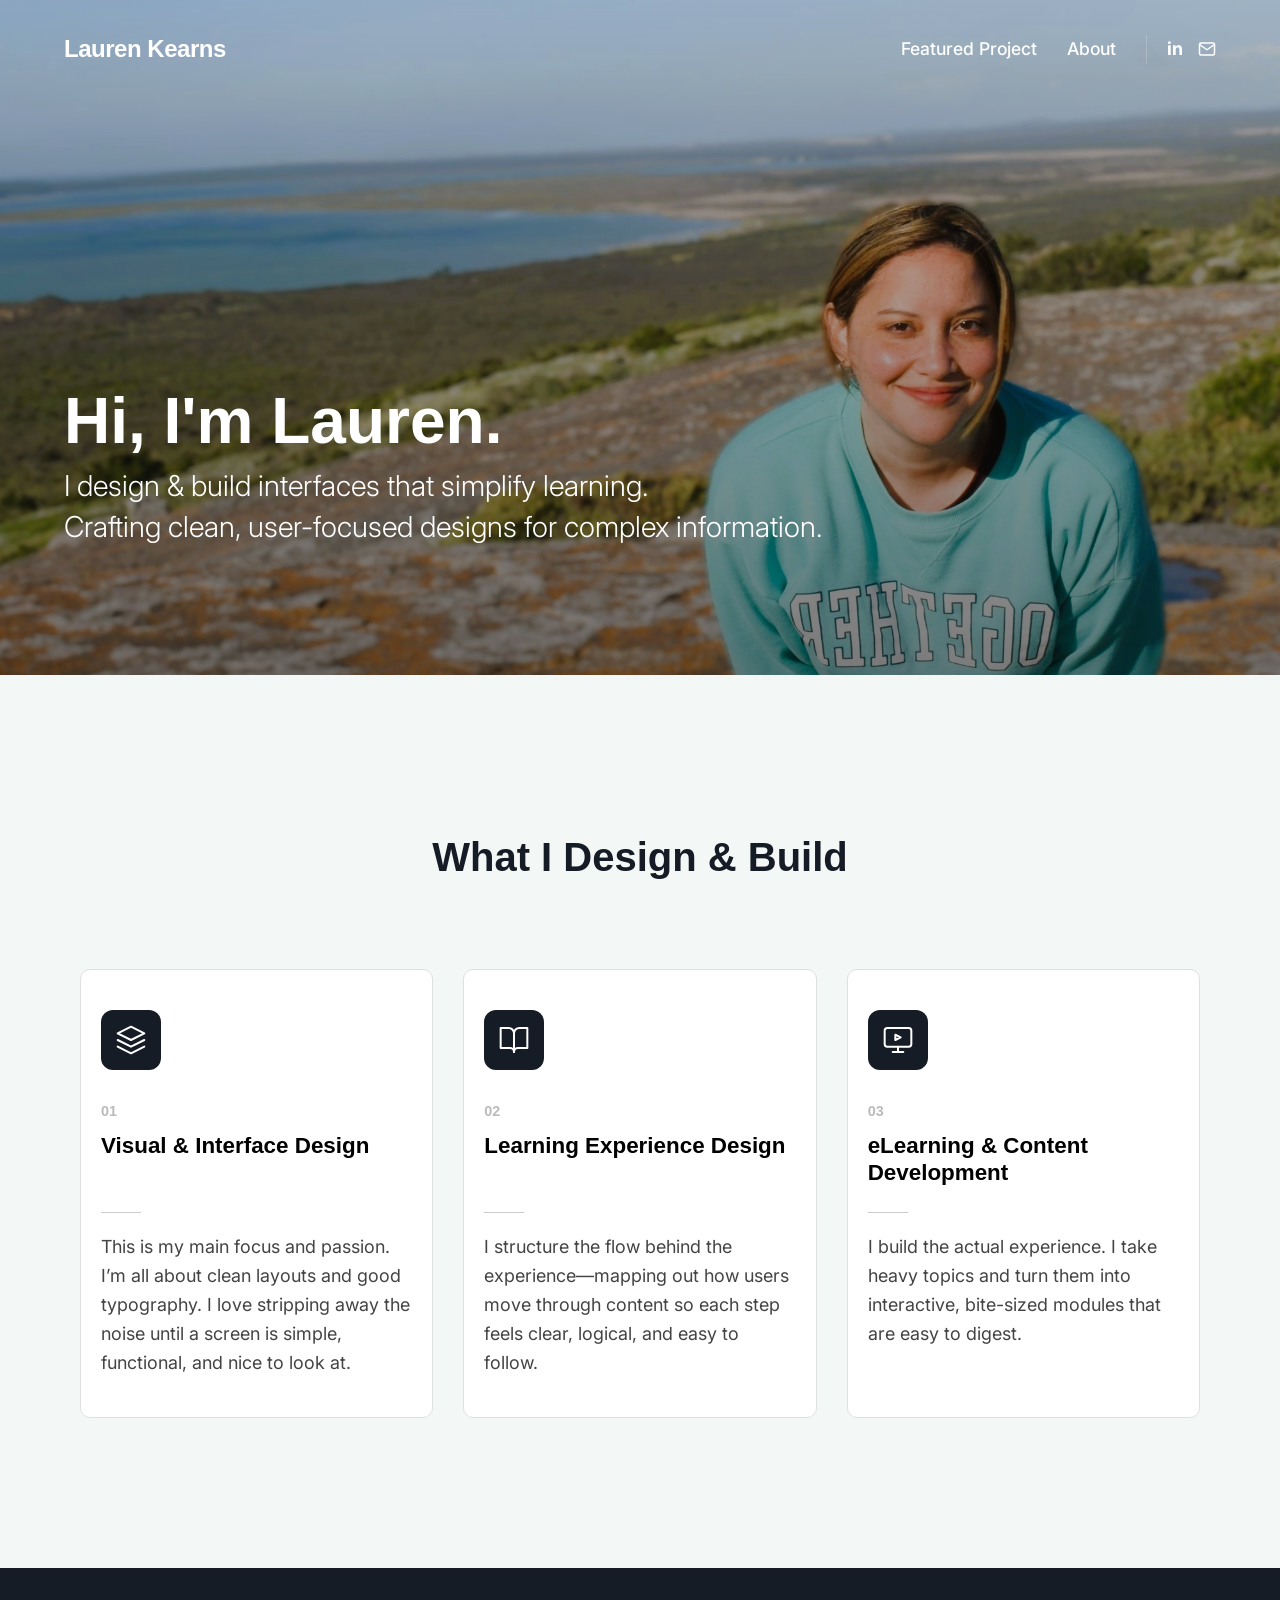
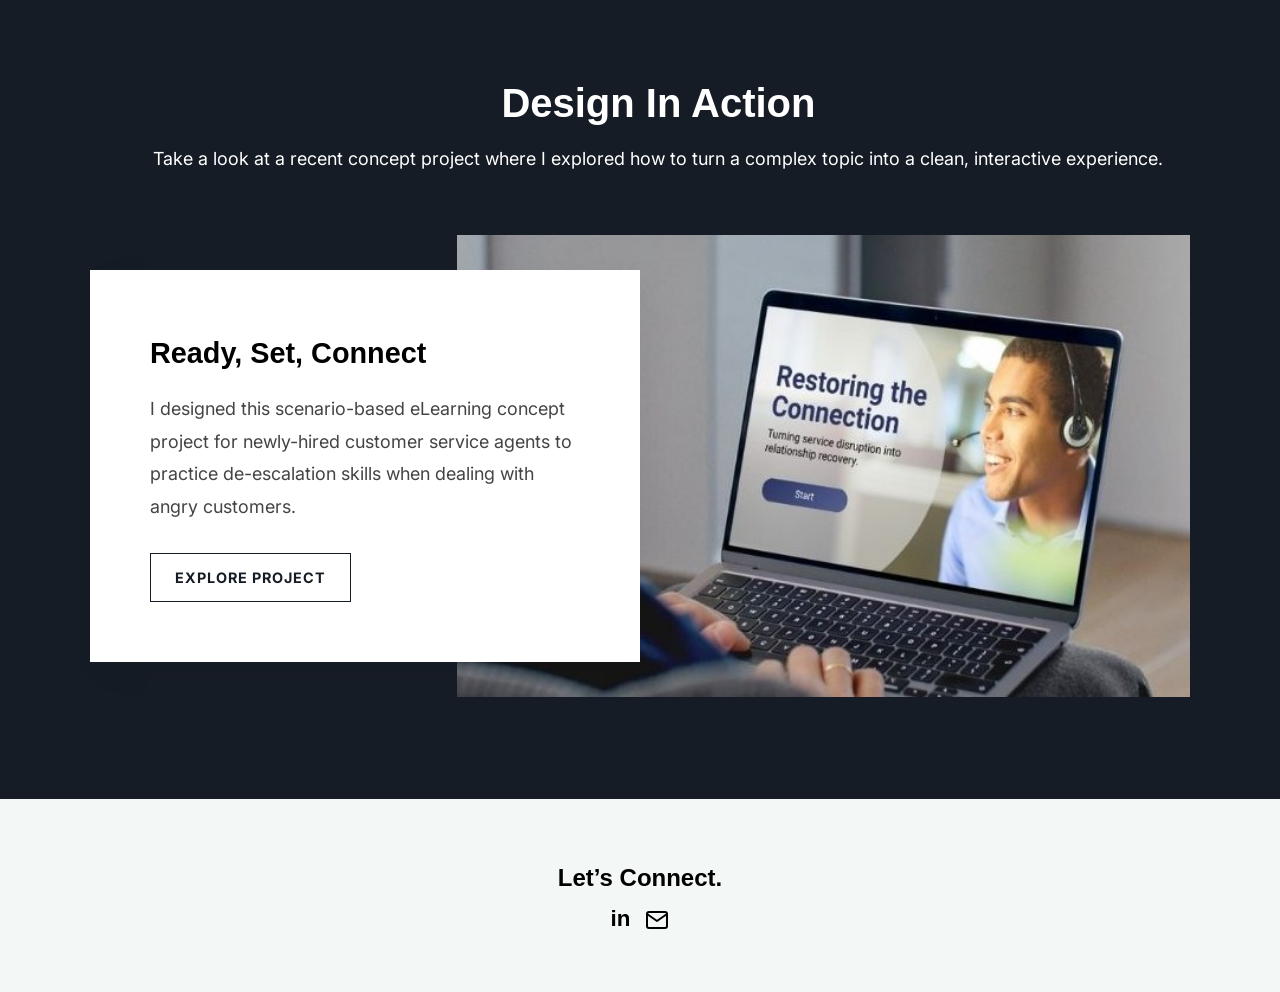
<file: index.html>
<!DOCTYPE html>
<html lang="en">
<head>
<meta charset="UTF-8">
<meta name="viewport" content="width=device-width, initial-scale=1.0">
<title>Lauren Kearns | Portfolio</title>
<link rel="stylesheet" href="styles.css">
<link rel="preconnect" href="https://fonts.googleapis.com">
<link rel="preconnect" href="https://fonts.gstatic.com" crossorigin>
<link href="https://fonts.googleapis.com/css2?family=Bricolage+Grotesque:opsz,wght@12..96,800&family=Inter:wght@400&display=swap" rel="stylesheet">

</head>

<body class="home-page">

<!-- NAVBAR -->
    <!-- 2. THE GLOBAL HEADER PLACEHOLDER -->
    <div id="global-header"></div>


<!-- HERO -->

<section class="hero">

    <h1>Hi, I'm Lauren.</h1>

    <p class="tagline">
       I design & build interfaces that simplify learning.
       <br>Crafting clean, user-focused designs for complex information.
    </p>

</section>

<!-- WHAT I DESIGN AND BUILD -->

<section class="expertise-section">
  <h2 class="expertise-title">What I Design & Build</h2>

  <div class="card-container">

      <div class="expertise-card">
      <div class="icon-box">
        <svg xmlns="http://www.w3.org/2000/svg" width="32" height="32" viewBox="0 0 24 24" fill="none" stroke="currentColor" stroke-width="1.5" stroke-linecap="round" stroke-linejoin="round"><polygon points="12 2 2 7 12 12 22 7 12 2"></polygon><polyline points="2 17 12 22 22 17"></polyline><polyline points="2 12 12 17 22 12"></polyline></svg>
      </div>
      <span class="card-number">01</span>
      <h3>Visual & Interface Design</h3>
      <hr>
      <p>This is my main focus and passion. I’m all about clean layouts and good typography. I love stripping away the noise until a screen is simple, functional, and nice to look at.</p>
    </div>

    <div class="expertise-card">
      <div class="icon-box">
       <svg xmlns="http://www.w3.org/2000/svg" width="32" height="32" viewBox="0 0 24 24" fill="none" stroke="currentColor" stroke-width="1.5" stroke-linecap="round" stroke-linejoin="round"><path d="M2 3h6a4 4 0 0 1 4 4v14a3 3 0 0 0-3-3H2z"></path><path d="M22 3h-6a4 4 0 0 0-4 4v14a3 3 0 0 1 3-3h7z"></path></svg>
      </div>
      <span class="card-number">02</span>
      <h3>Learning Experience Design</h3>
      <hr>
      <p>I structure the flow behind the experience—mapping out how users move through content so each step feels clear, logical, and easy to follow.</p>
    </div>

    <div class="expertise-card">
      <div class="icon-box">
        <svg xmlns="http://www.w3.org/2000/svg" width="32" height="32" viewBox="0 0 24 24" fill="none" stroke="currentColor" stroke-width="1.5" stroke-linecap="round" stroke-linejoin="round"><rect x="2" y="3" width="20" height="14" rx="2" ry="2"></rect><polygon points="10 8 14 10 10 12 10 8"></polygon><line x1="12" y1="17" x2="12" y2="21"></line><line x1="8" y1="21" x2="16" y2="21"></line></svg>
      </div>
      <span class="card-number">03</span>
      <h3>eLearning & Content Development</h3>
      <hr>
      <p>I build the actual experience. I take heavy topics and turn them into interactive, bite-sized modules that are easy to digest.
</p>
    </div>


  </div>
</section>




<!-- FEATURED PROJECT -->

<section class="portfolio-section">
  <!-- Intro Text -->
  <div class="intro">
    <h2>Design In Action</h2>
    <p>Take a look at a recent concept project where I explored how to turn a complex topic into a clean, interactive experience.</p>
  </div>

  <!-- Overlapping Project Section -->
  <div class="project-container">
    <div class="project-card">
      <h3>Ready, Set, Connect</h3>
      <p>I designed this scenario-based eLearning concept project for newly-hired customer service agents to practice de-escalation skills when dealing with angry customers.</p>
      <a href="/featured-project.html" class="btn">EXPLORE PROJECT</a>
    </div>

    <div class="project-image">
      <img src="images/project-mockup-2.jpg" alt="Project Screenshot">
    </div>
  </div>
</section>


<!-- FOOTER -->

<section class="connect-section">
    <h3>Let’s Connect.</h3>
    <div class="social-icons">
        <!-- LinkedIn Style "in" -->
        <a href="https://www.linkedin.com/in/lauren-kearns-b513a4175" class="icon-link linkedin">in</a>
        
        <!-- Mail Icon -->
        <a href="mailto:lgkearns@gmail.com" class="icon-link">
            <svg xmlns="http://www.w3.org" width="24" height="24" viewBox="0 0 24 24" fill="none" stroke="currentColor" stroke-width="2" stroke-linecap="round" stroke-linejoin="round"><path d="M4 4h16c1.1 0 2 .9 2 2v12c0 1.1-.9 2-2 2H4c-1.1 0-2-.9-2-2V6c0-1.1.9-2 2-2z"></path><polyline points="22,6 12,13 2,6"></polyline></svg>
        </a>
    </div>
</section>


<script src="script.js" defer></script>

</body>
</html>
</file>
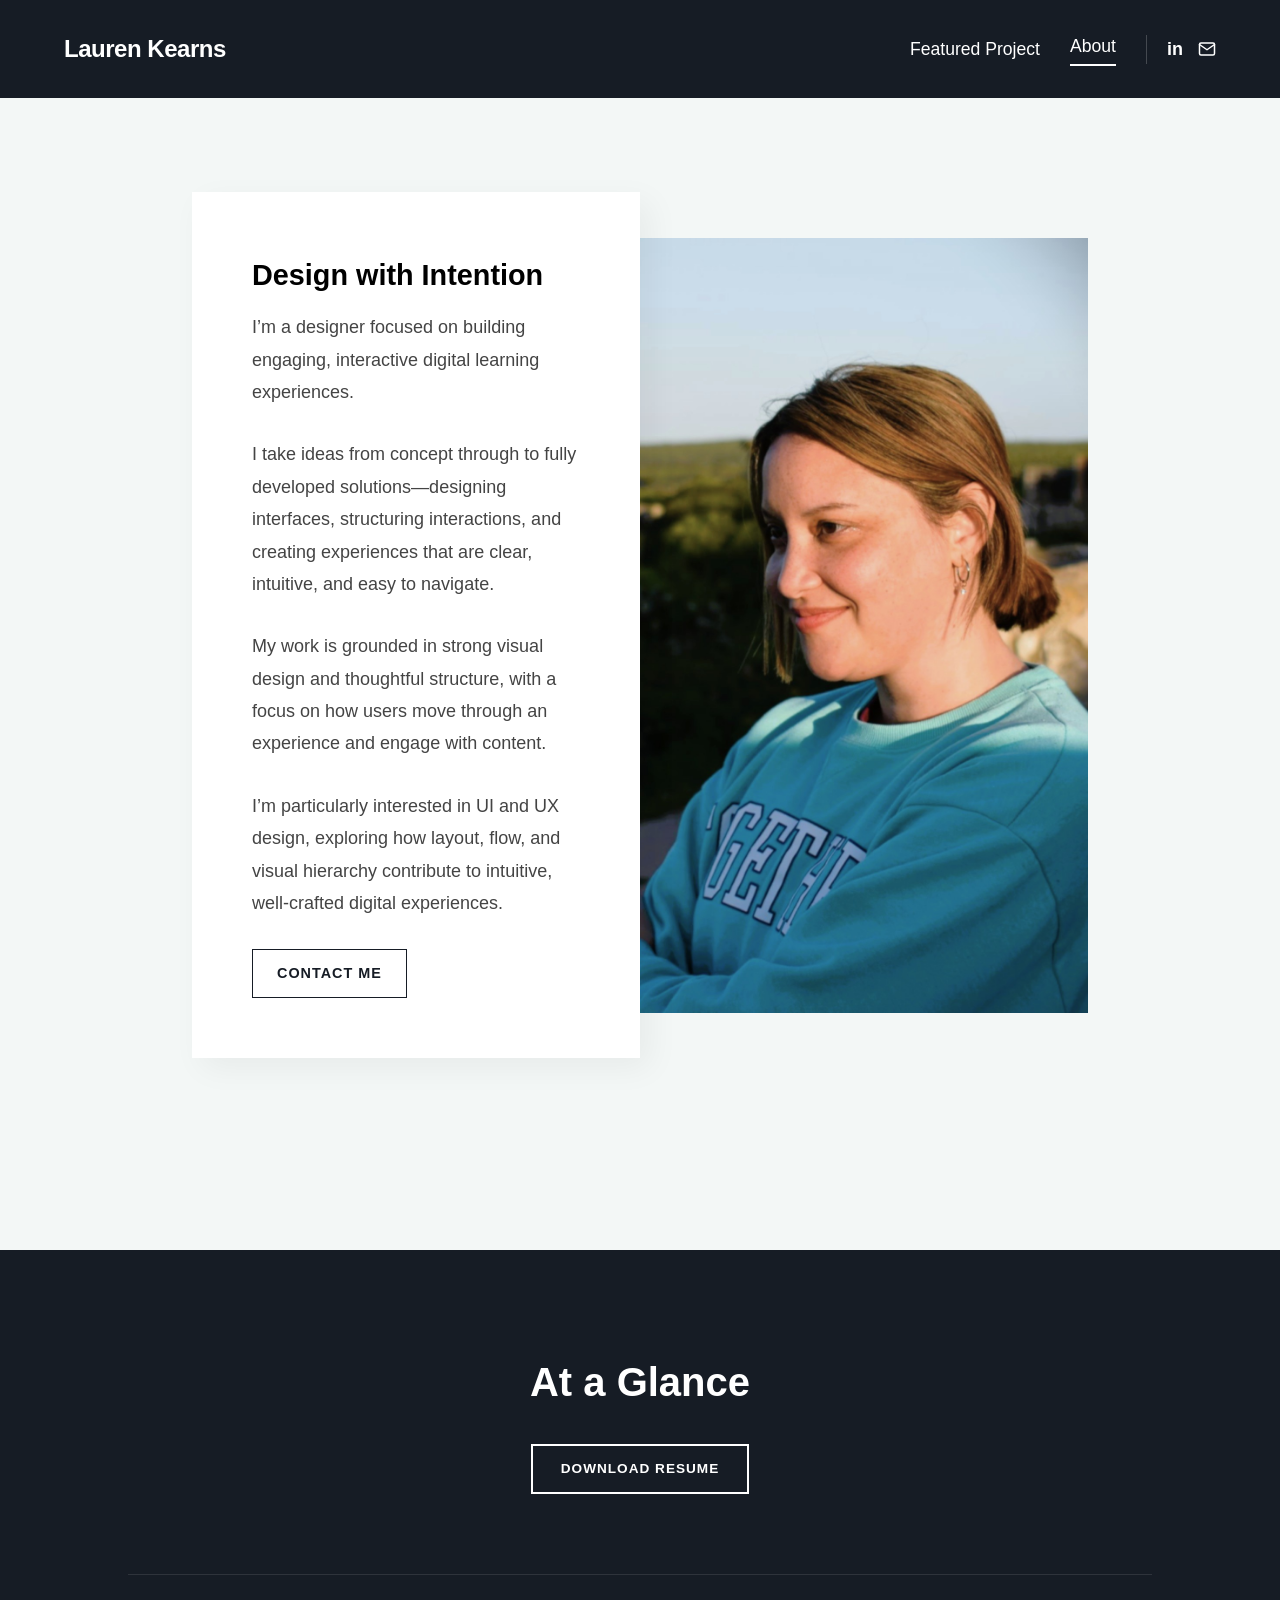
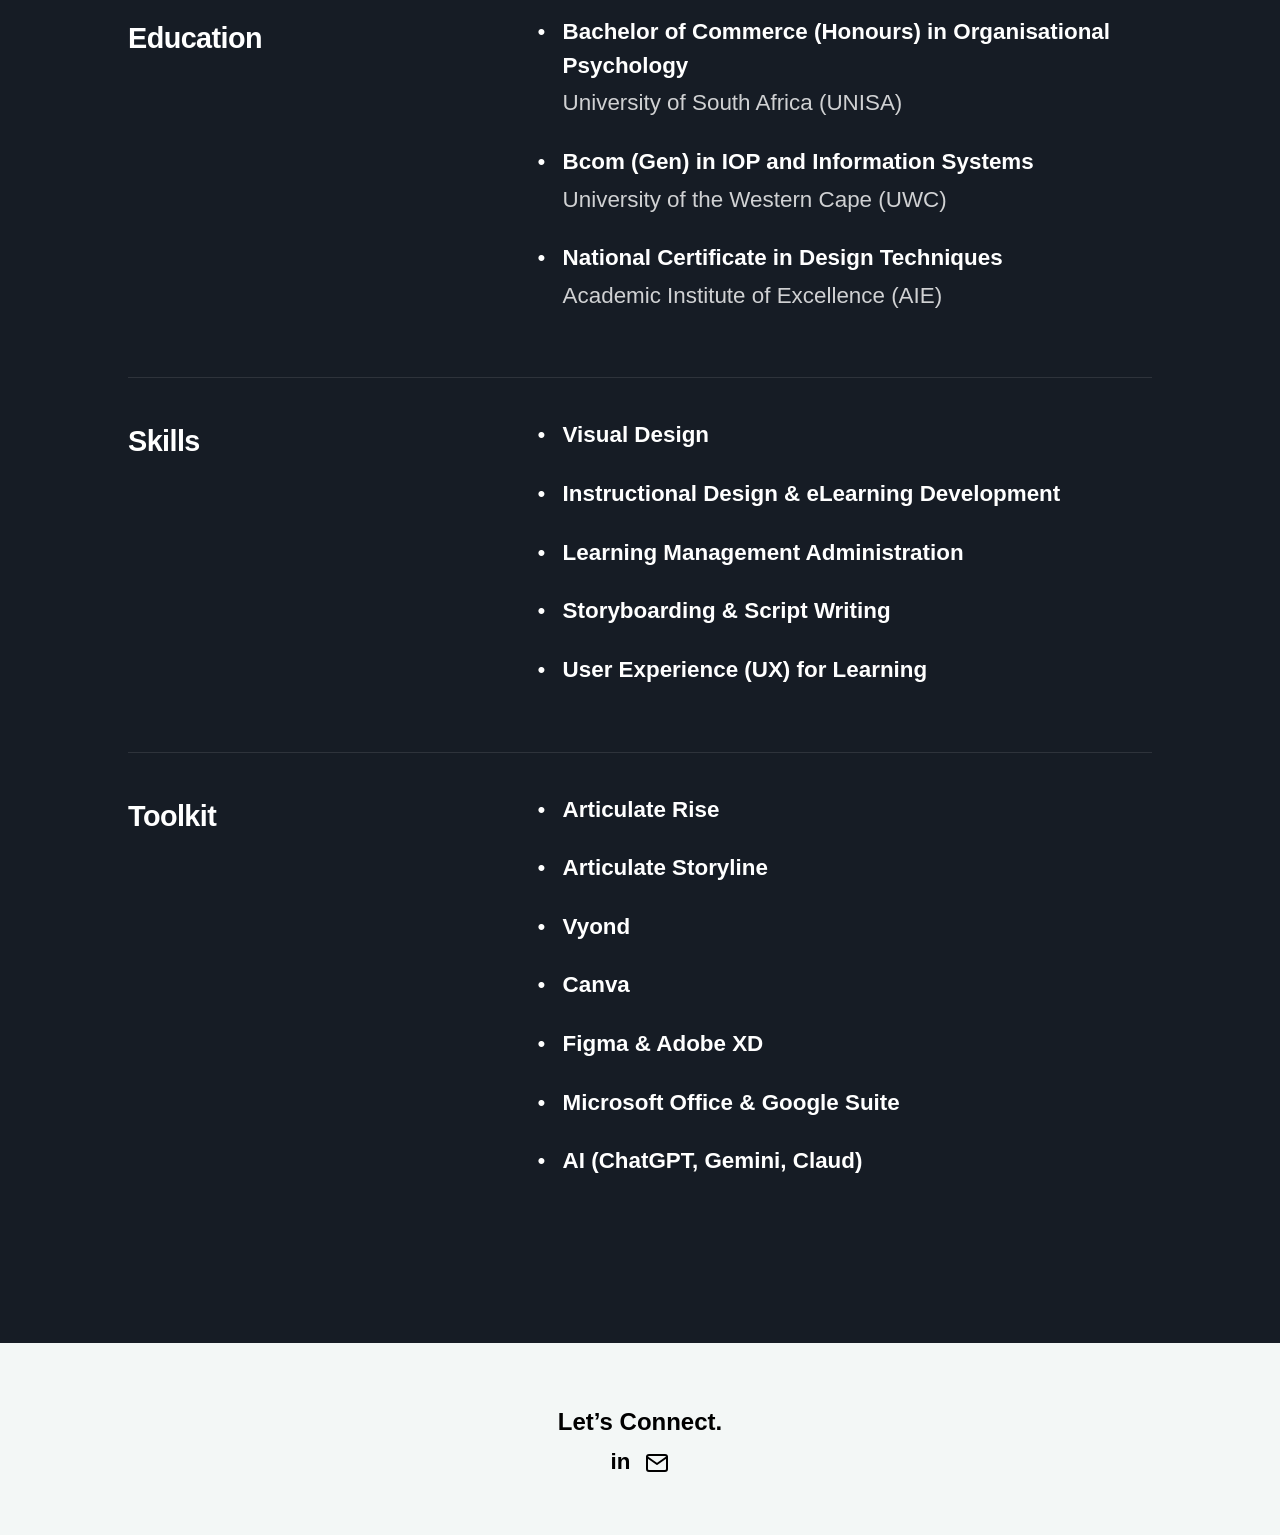
<file: about.html>
<!DOCTYPE html>
<html lang="en">
<head>
    <meta charset="UTF-8">
    <meta name="viewport" content="width=device-width, initial-scale=1.0">
    <title>About | Lauren Kearns</title>
    <link rel="stylesheet" href="styles.css"> 
</head>
<body id="about-page">

    <div id="global-header"></div>
  
  <!-- Overlapping About Section -->
<section class="about">
  <div class="project-container">
    <div class="project-card">
      <h3>Design with Intention</h3>
      <section class="about-section">
  <section class="about-section">
   <p>I’m a designer focused on building engaging, interactive digital learning experiences.</p>

<p>I take ideas from concept through to fully developed solutions—designing interfaces, structuring interactions, and creating experiences that are clear, intuitive, and easy to navigate.</p>

<p>My work is grounded in strong visual design and thoughtful structure, with a focus on how users move through an experience and engage with content.</p>

<p>I’m particularly interested in UI and UX design, exploring how layout, flow, and visual hierarchy contribute to intuitive, well-crafted digital experiences.</p>
</section>

</section>
      <a href="mailto:lgkearns@gmail.com" class="btn">CONTACT ME</a>
    </div>

    <div class="project-image">
      <img src="images/about_2.jpg" alt="about-image">
    </div>
  </div>
</section>

<!-- Resume Section -->
<section class="at-a-glance">
  <div class="glance-header">
    <h2>At a Glance</h2>
    <a href="files/lk-resume.pdf" class="btn-outline" download>DOWNLOAD RESUME</a>
  </div>

  <div class="glance-container">
    
    <div class="glance-row">
      <div class="glance-label">
        <h3>Education</h3>
      </div>
      <div class="glance-details">
        <ul class="glance-list">
          <li>
            <strong>Bachelor of Commerce (Honours) in Organisational Psychology</strong>
            <span>University of South Africa (UNISA)</span>
          </li>
          <li>
            <strong>Bcom (Gen) in IOP and Information Systems</strong>
            <span>University of the Western Cape (UWC)</span>
          </li>
          <li>
            <strong>National Certificate in Design Techniques</strong>
            <span>Academic Institute of Excellence (AIE)</span>
          </li>
        </ul>
      </div>
    </div>

    <div class="glance-row">
      <div class="glance-label">
        <h3>Skills</h3>
      </div>
      <div class="glance-details">
        <ul class="glance-list">
          <li><strong>Visual Design</strong></li>
          <li><strong>Instructional Design & eLearning Development</strong></li>
          <li><strong>Learning Management Administration</strong></li>
          <li><strong>Storyboarding & Script Writing</strong></li>
          <li><strong>User Experience (UX) for Learning</strong></li>
        </ul>
      </div>
    </div>

    <div class="glance-row">
      <div class="glance-label">
        <h3>Toolkit</h3>
      </div>
      <div class="glance-details">
        <ul class="glance-list">
          <li><strong>Articulate Rise</strong></li>
          <li><strong>Articulate Storyline</strong></li>
          <li><strong>Vyond</strong></li>
          <li><strong>Canva</strong></li>
          <li><strong>Figma & Adobe XD</strong></li>
          <li><strong>Microsoft Office & Google Suite</strong></li>
          <li><strong>AI (ChatGPT, Gemini, Claud)</strong></li>
        </ul>
      </div>
    </div>

  </div>
</section>

<!-- FOOTER -->

<section class="connect-section">
    <h3>Let’s Connect.</h3>
    <div class="social-icons">
        <!-- LinkedIn Style "in" -->
        <a href="https://www.linkedin.com/in/lauren-kearns-b513a4175" class="icon-link linkedin">in</a>
        
        <!-- Mail Icon -->
        <a href="mailto:lgkearns@gmail.com" class="icon-link">
            <svg xmlns="http://www.w3.org" width="24" height="24" viewBox="0 0 24 24" fill="none" stroke="currentColor" stroke-width="2" stroke-linecap="round" stroke-linejoin="round"><path d="M4 4h16c1.1 0 2 .9 2 2v12c0 1.1-.9 2-2 2H4c-1.1 0-2-.9-2-2V6c0-1.1.9-2 2-2z"></path><polyline points="22,6 12,13 2,6"></polyline></svg>
        </a>
    </div>
</section>


<script src="script.js" defer></script>


</body>
</html>
</file>
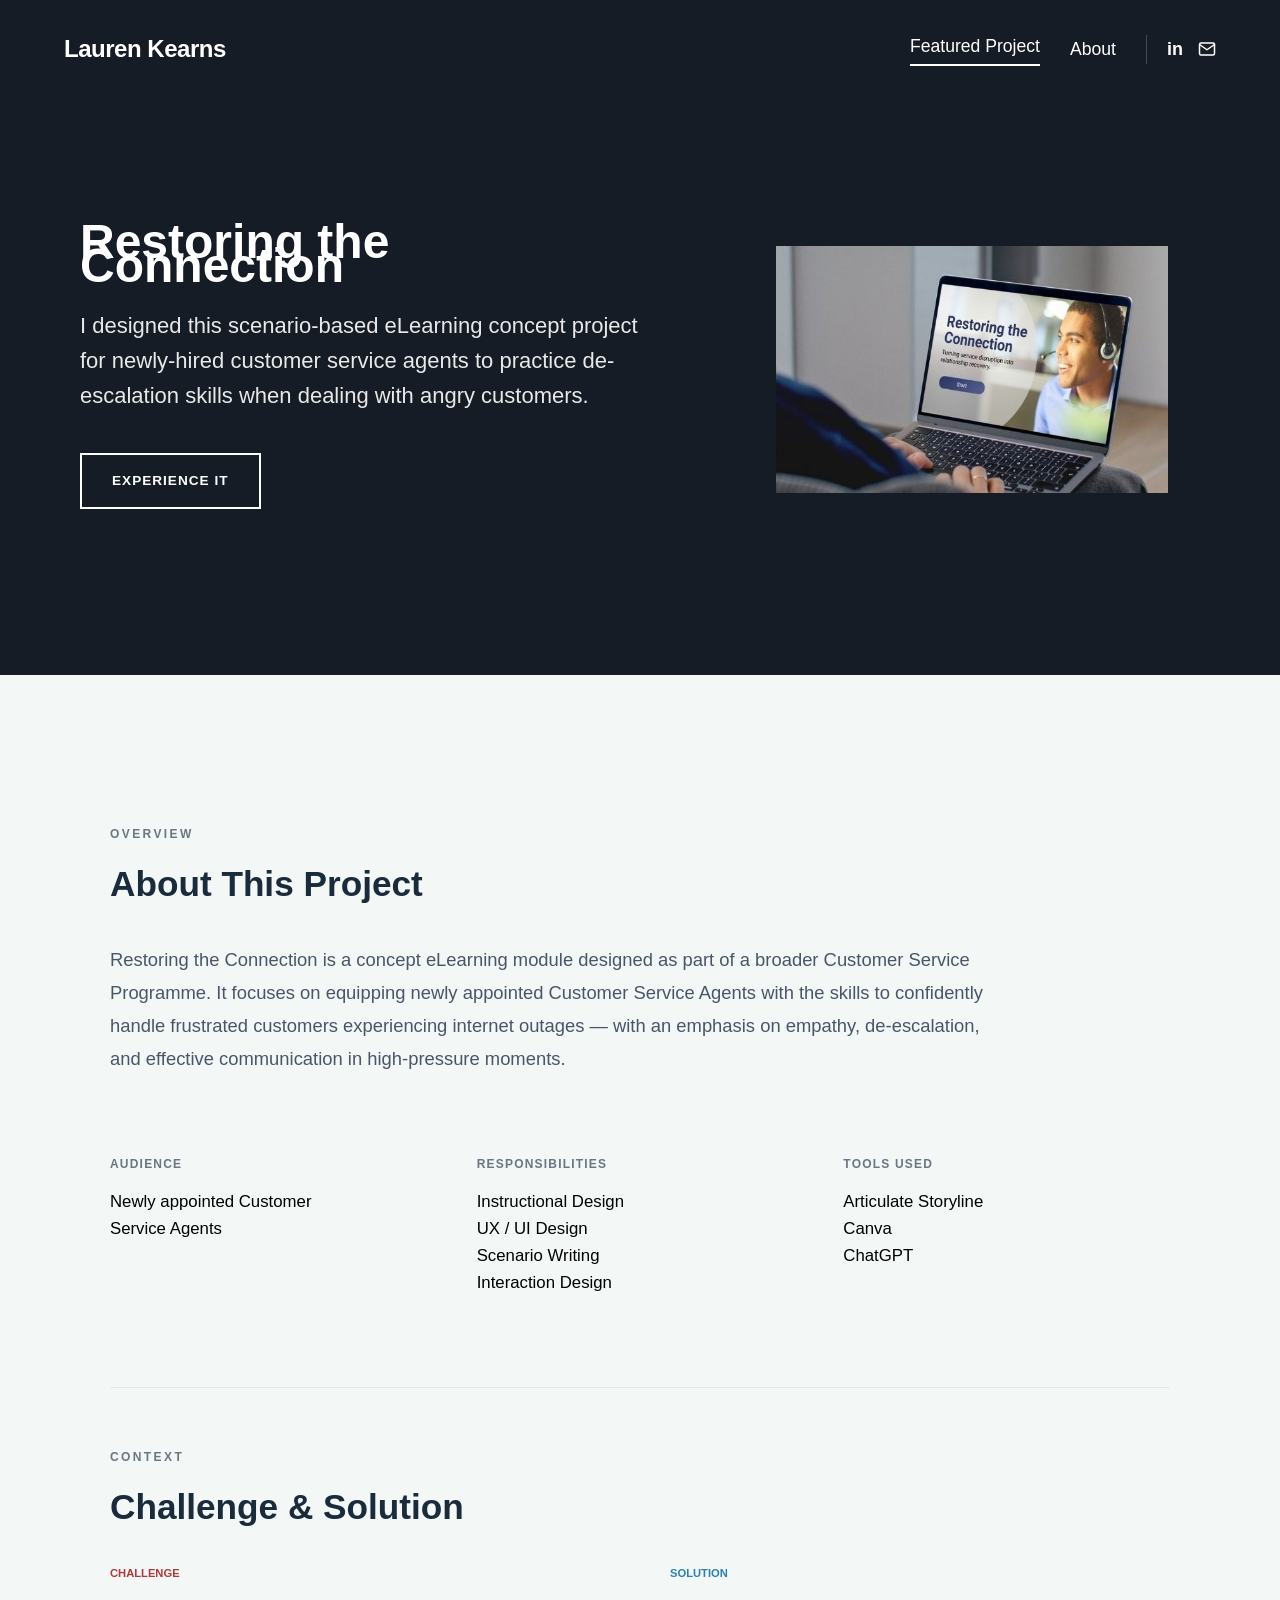
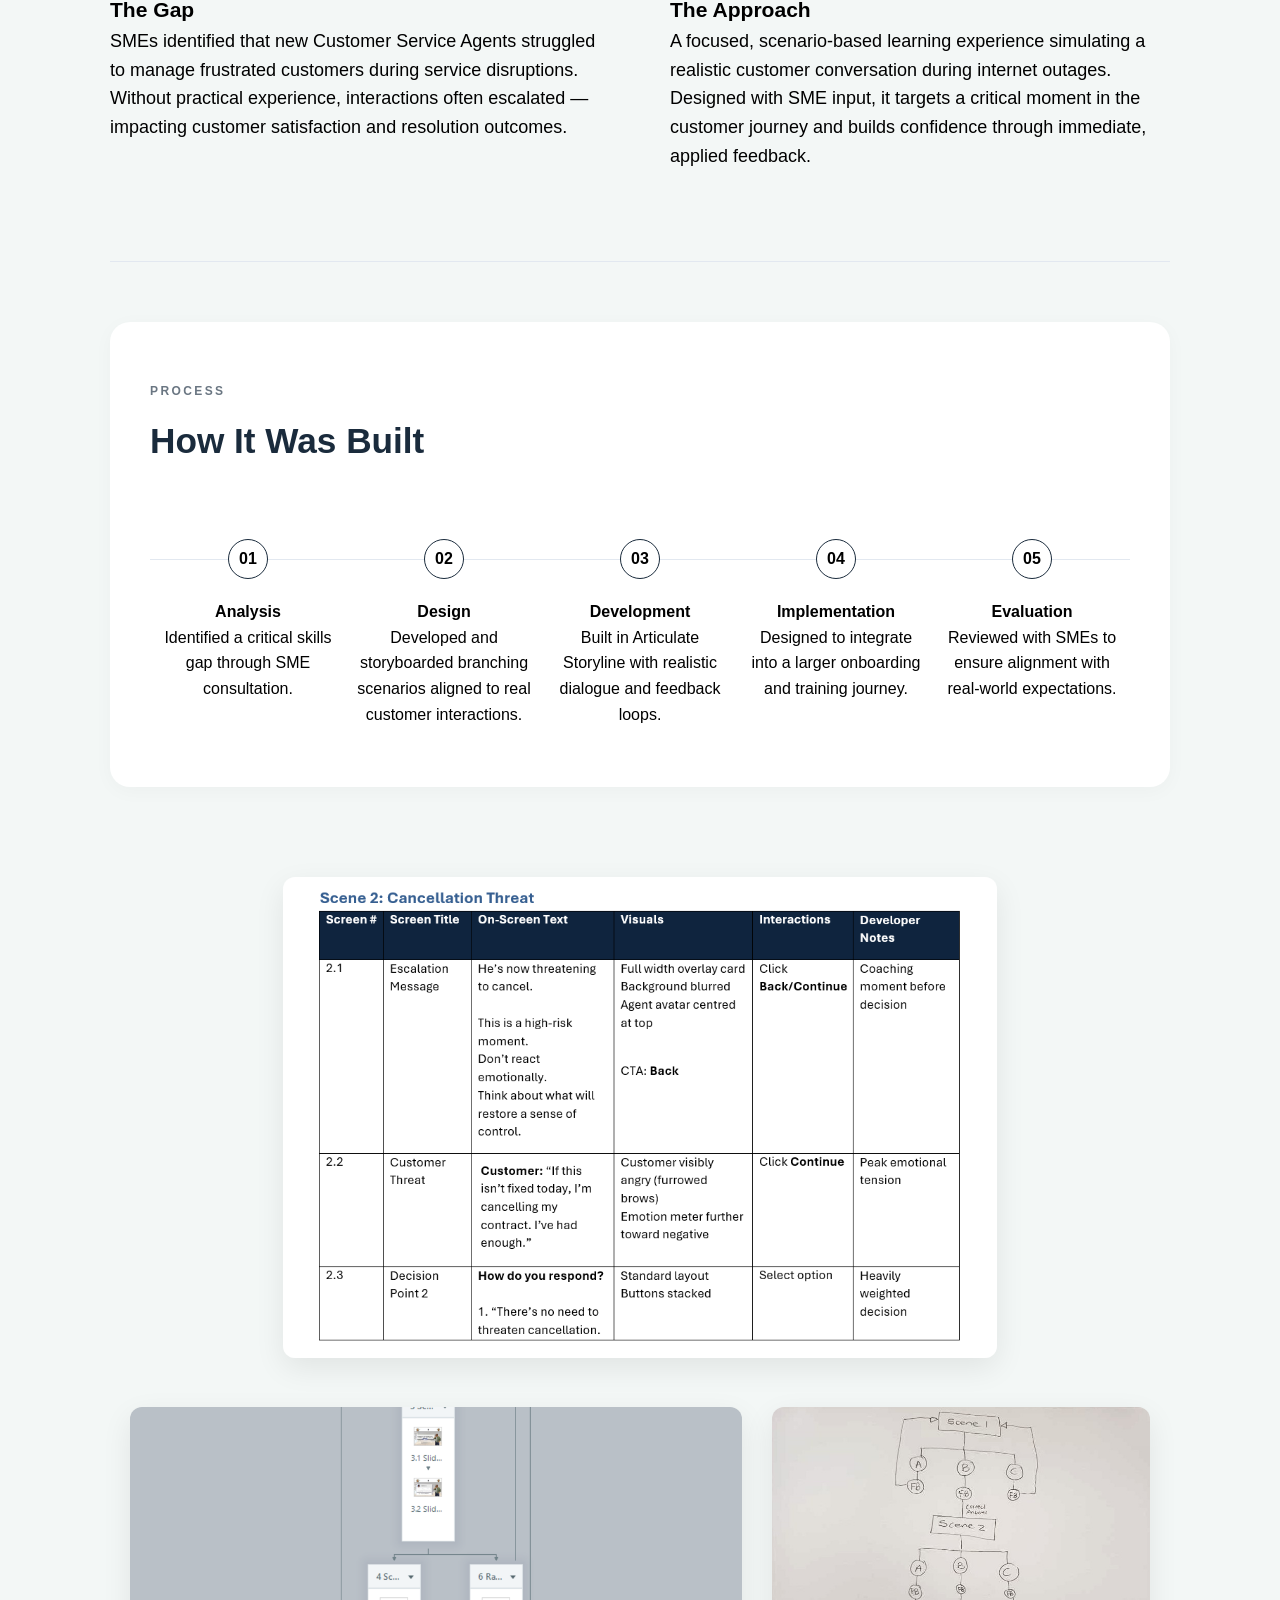
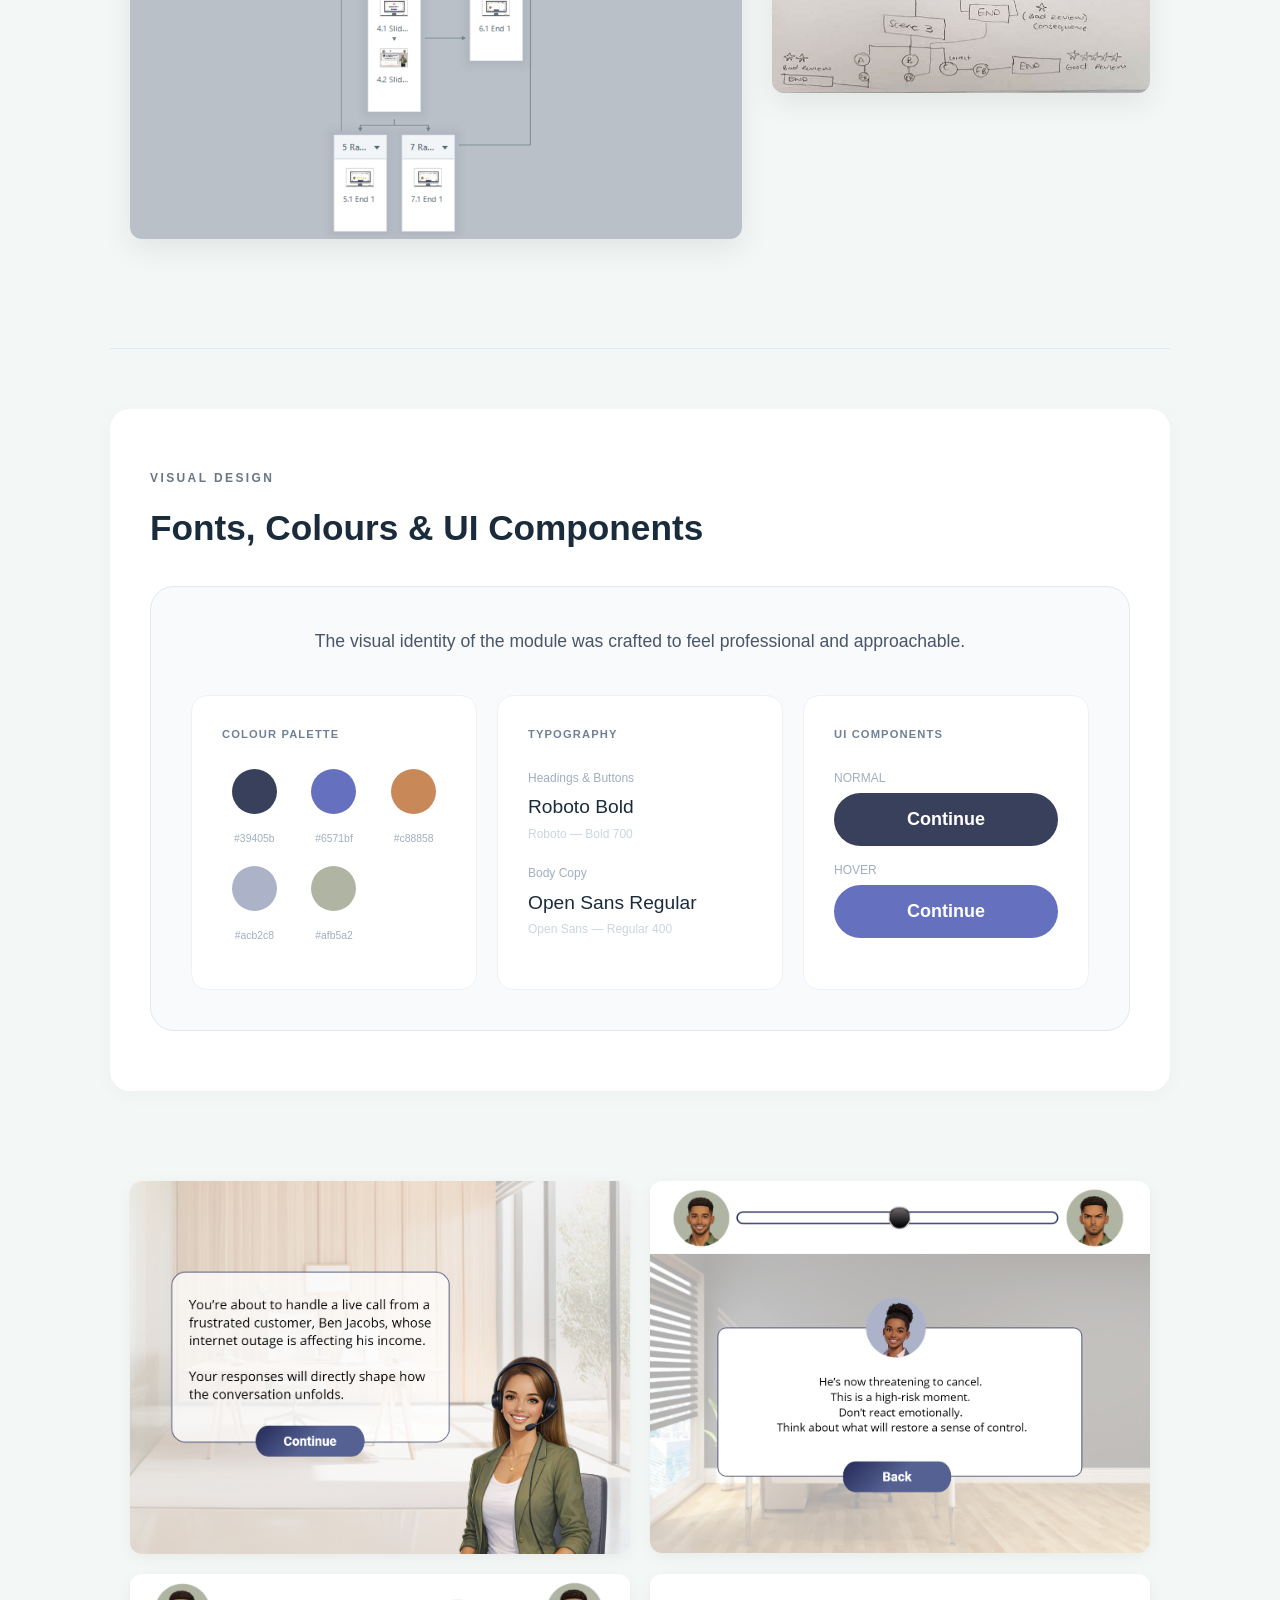
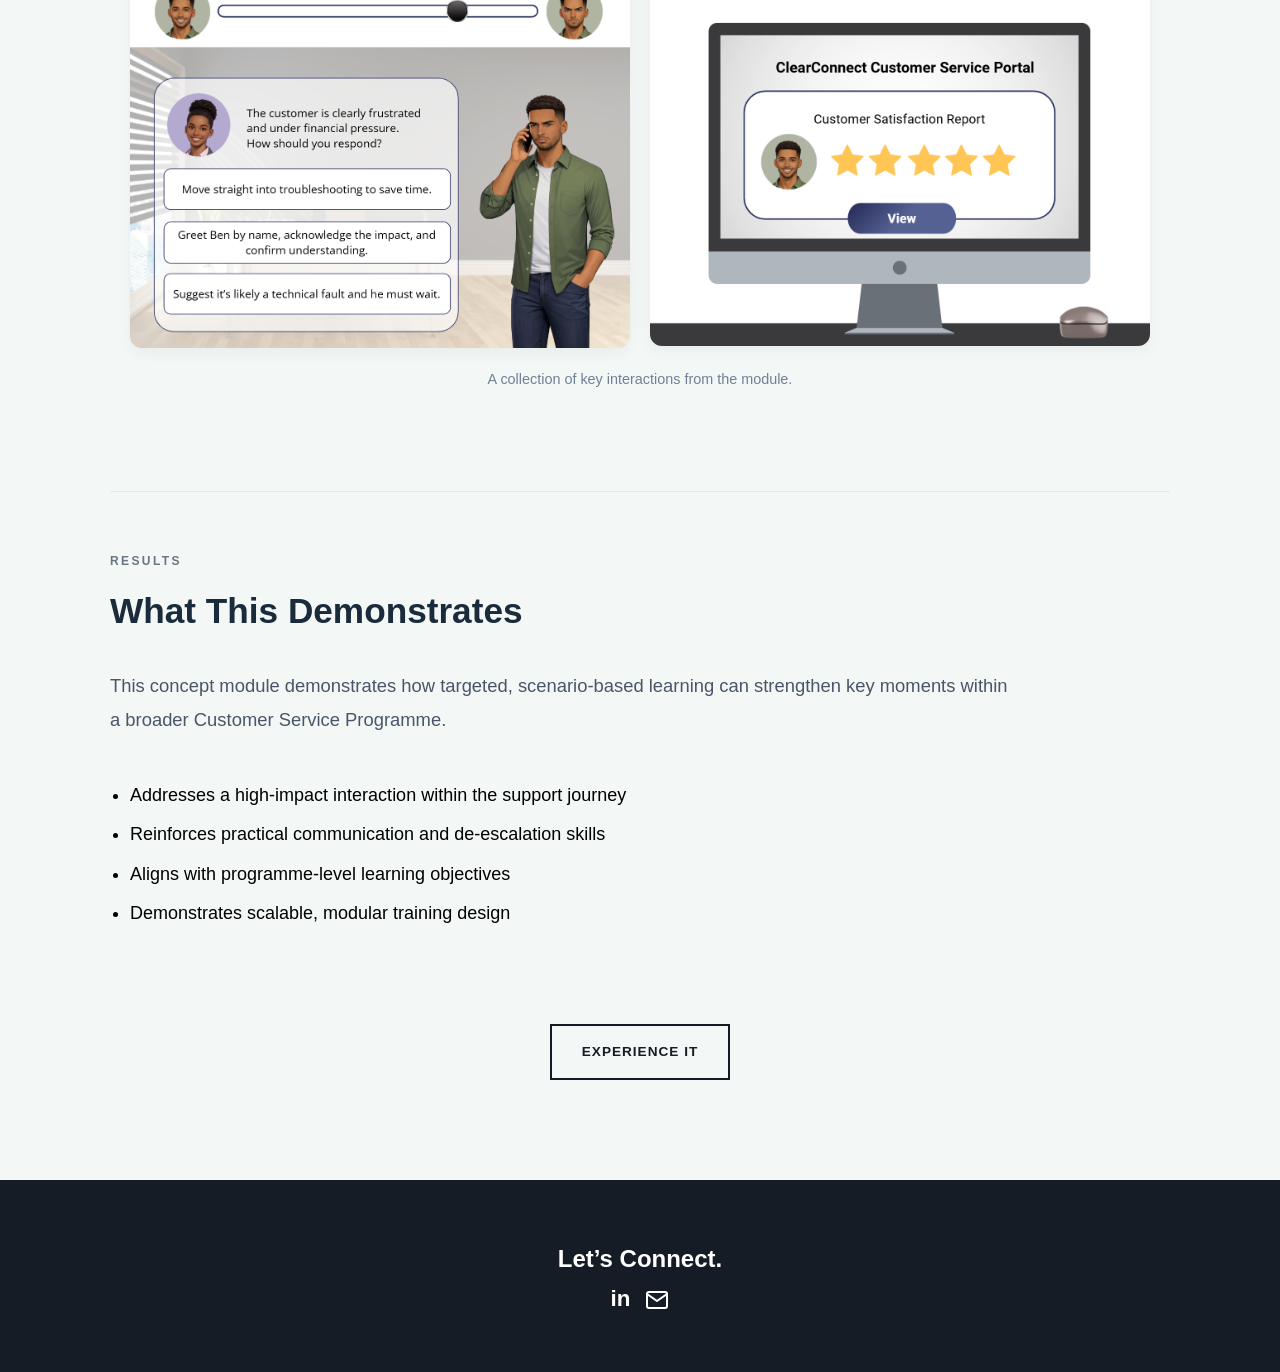
<file: featured-project.html>
<!DOCTYPE html>
<html lang="en">
<head>
    <meta charset="UTF-8">
    <meta name="viewport" content="width=device-width, initial-scale=1.0">
    <title>Featured Project | Lauren Kearns</title>
    <link rel="stylesheet" href="styles.css"> 
</head>
<body id="featured-project-page">

    <div id="global-header"></div>

    <!--THE HERO SECTION (Your existing code) -->
    <section class="featured-hero">
      <div class="hero-left">
        <h1>Restoring the Connection</h1>
        <p>I designed this scenario-based eLearning concept project for newly-hired customer service agents to practice de-escalation skills when dealing with angry customers.</p>
        <a href="https://lauren-kearns.github.io/my-storyline/" target="_blank" class="outline-btn">EXPERIENCE IT</a>
      </div>
      
      <div class="hero-right">
        <img src="images/project-mockup-2.jpg" alt="Project Mockup">
      </div>
    </section>

<!--Case Study -->

<article class="case-study">
  <div class="cs-container">
    
    <section class="cs-block">
      <p class="cs-eyebrow">OVERVIEW</p>
      <h2 class="cs-title">About This Project</h2>
      <p class="cs-description">
        Restoring the Connection is a concept eLearning module designed as part of a broader Customer Service Programme. It focuses on equipping newly appointed Customer Service Agents with the skills to confidently handle frustrated customers experiencing internet outages — with an emphasis on empathy, de-escalation, and effective communication in high-pressure moments.
      </p>
      
      <div class="cs-metadata-grid">
        <div class="meta-item">
          <h4>AUDIENCE</h4>
          <p>Newly appointed Customer Service Agents</p>
        </div>
        <div class="meta-item">
          <h4>RESPONSIBILITIES</h4>
          <ul>
            <li>Instructional Design</li>
            <li>UX / UI Design</li>
            <li>Scenario Writing</li>
            <li>Interaction Design</li>
          </ul>
        </div>
        <div class="meta-item">
          <h4>TOOLS USED</h4>
          <p>Articulate Storyline<br>Canva<br>ChatGPT</p>
        </div>
      </div>
    </section>

    <hr class="cs-divider">

    <section class="cs-block">
      <p class="cs-eyebrow">CONTEXT</p>
      <h2 class="cs-title">Challenge & Solution</h2>
      <div class="cs-split-grid">
        <div class="split-col">
          <h4 class="accent-text red">CHALLENGE</h4>
          <h3>The Gap</h3>
          <p>SMEs identified that new Customer Service Agents struggled to manage frustrated customers during service disruptions. Without practical experience, interactions often escalated — impacting customer satisfaction and resolution outcomes.</p>
        </div>
        <div class="split-col">
          <h4 class="accent-text blue">SOLUTION</h4>
          <h3>The Approach</h3>
          <p>A focused, scenario-based learning experience simulating a realistic customer conversation during internet outages. Designed with SME input, it targets a critical moment in the customer journey and builds confidence through immediate, applied feedback.</p>
        </div>
      </div>
    </section>

      <hr class="cs-divider">

    <section class="cs-block bg-card">
      <p class="cs-eyebrow">PROCESS</p>
      <h2 class="cs-title">How It Was Built</h2>
      <div class="addie-timeline">
        <div class="addie-step">
          <div class="step-circle">01</div>
          <h4>Analysis</h4>
          <p>Identified a critical skills gap through SME consultation.</p>
        </div>
        <div class="addie-step">
          <div class="step-circle">02</div>
          <h4>Design</h4>
          <p>Developed and storyboarded branching scenarios aligned to real customer interactions.</p>
        </div>
        <div class="addie-step">
          <div class="step-circle">03</div>
          <h4>Development</h4>
          <p>Built in Articulate Storyline with realistic dialogue and feedback loops.</p>
        </div>
        <div class="addie-step">
          <div class="step-circle">04</div>
          <h4>Implementation</h4>
          <p>Designed to integrate into a larger onboarding and training journey.</p>
        </div>
        <div class="addie-step">
          <div class="step-circle">05</div>
          <h4>Evaluation</h4>
          <p>Reviewed with SMEs to ensure alignment with real-world expectations.</p>
        </div>
      </div>
    </section>

  <div class="img-single-container">
    <img src="images/storyboard.png" alt="storyboard sample">
  </div>



    <div class="img-container-split">
  <div class="split-60">
    <img src="images/story-map.png" alt="Main visual">
  </div>
  <div class="split-40">
    <img src="images/branching-map.jpg" alt="Close up detail">
  </div>
</div>

<hr class="cs-divider">

  <section class="cs-block bg-card">
  <p class="cs-eyebrow">VISUAL DESIGN</p>
  <h2 class="cs-title">Fonts, Colours & UI Components</h2>
  
  <div class="visual-identity-card">
    <p class="identity-intro">The visual identity of the module was crafted to feel professional and approachable.</p>
    
    <div class="identity-grid">
      <div class="id-col">
        <h4 class="id-label">COLOUR PALETTE</h4>
        <div class="palette-container">
          <div class="swatch-group">
            <div class="swatch" style="background-color: #39405b;"></div>
            <span>#39405b</span>
          </div>
          <div class="swatch-group">
            <div class="swatch" style="background-color: #6571bf;"></div>
            <span>#6571bf</span>
          </div>
          <div class="swatch-group">
            <div class="swatch" style="background-color: #c88858;"></div>
            <span>#c88858</span>
          </div>
          <div class="swatch-group">
            <div class="swatch" style="background-color: #acb2c8;"></div>
            <span>#acb2c8</span>
          </div>
          <div class="swatch-group">
            <div class="swatch" style="background-color: #afb5a2;"></div>
            <span>#afb5a2</span>
          </div>
        </div>
      </div>

      <div class="id-col">
        <h4 class="id-label">TYPOGRAPHY</h4>
        <div class="type-sample">
          <p class="type-usage">Headings & Buttons</p>
          <p class="type-name main-font">Roboto Bold</p>
          <p class="type-specs">Roboto — Bold 700</p>
        </div>
        <div class="type-sample">
          <p class="type-usage">Body Copy</p>
          <p class="type-name body-font">Open Sans Regular</p>
          <p class="type-specs">Open Sans — Regular 400</p>
        </div>
      </div>

      <div class="id-col">
        <h4 class="id-label">UI COMPONENTS</h4>
        <div class="ui-sample">
          <p class="type-usage">NORMAL</p>
          <div class="ui-button normal">Continue</div>
        </div>
        <div class="ui-sample">
          <p class="type-usage">HOVER</p>
          <div class="ui-button hover">Continue</div>
        </div>
      </div>
    </div>
  </div>
</section>

 <div class="img-grid-container">
  <div class="img-grid">
    <div class="grid-item">
      <img src="images/project-sample-1.png" alt="Project Screenshot 1">
    </div>
    <div class="grid-item">
      <img src="images/project-sample-2.png" alt="Project Screenshot 2">
    </div>
    <div class="grid-item">
      <img src="images/project-sample-3.png" alt="Project Screenshot 3">
    </div>
    <div class="grid-item">
      <img src="images/project-sample-4.png" alt="Project Screenshot 4">
    </div>
  </div>
  <p class="img-caption">A collection of key interactions from the module.</p>
</div>

<hr class="cs-divider">

    <section class="cs-block">
      <p class="cs-eyebrow">RESULTS</p>
      <h2 class="cs-title">What This Demonstrates</h2>
      <p class="cs-description">This concept module demonstrates how targeted, scenario-based learning can strengthen key moments within a broader Customer Service Programme.</p>
      <ul class="results-list">
        <li>Addresses a high-impact interaction within the support journey</li>
        <li>Reinforces practical communication and de-escalation skills</li>
        <li>Aligns with programme-level learning objectives</li>
        <li>Demonstrates scalable, modular training design</li>
      </ul>
    </section>

  </div>

</article>

<section class="cta-button-container cta-button">
    <a href="https://lauren-kearns.github.io/my-storyline/" target="_blank" class="outline-btn">EXPERIENCE IT</a>
</section>


<!-- FOOTER -->
<section class="connect-section feat-proj">
    <h3>Let’s Connect.</h3>
    <div class="social-icons">
        <!-- LinkedIn Style "in" -->
        <a href="https://www.linkedin.com/in/lauren-kearns-b513a4175" class="icon-link linkedin">in</a>
        
        <!-- Mail Icon -->
        <a href="mailto:lgkearns@gmail.com" class="icon-link">
            <svg xmlns="http://www.w3.org" width="24" height="24" viewBox="0 0 24 24" fill="none" stroke="currentColor" stroke-width="2" stroke-linecap="round" stroke-linejoin="round"><path d="M4 4h16c1.1 0 2 .9 2 2v12c0 1.1-.9 2-2 2H4c-1.1 0-2-.9-2-2V6c0-1.1.9-2 2-2z"></path><polyline points="22,6 12,13 2,6"></polyline></svg>
        </a>
    </div>
</section>




<script src="script.js" defer></script>





</body>
</html>
</file>
<file: styles.css>
* {
box-sizing: border-box;
margin: 0;
padding: 0;
border-radius: 0;
}


:root {
  --bg-color: #e5eceb; 
  --text-color: #1a1a1a;
  --accent-color: #161c25;
  --header-font: 'Schibsted Grotesk', sans-serif;
  --body-font: 'Inter', sans-serif;
  --logo-font: 'Schibsted Grotesk', sans-serif;
}

body {
  font-family: var(--body-font);
  font-size: 1.125rem;
  line-height: 1.6;
  background-color: #f3f7f6;
}

h1, h2, h3, .expertise-label, .card-number {
  font-family: var(--header-font);
  font-weight: 800;
  text-transform: none;
}

.glance-label h3 {
  font-size: 2rem;
  letter-spacing: -0.02em; /* Makes quirky fonts look tighter and more "designed" */
}

/* Header Styles */

/* 1. The Header Container */

/* Homepage Specific: Starting State */
.home-page .project-header {
  background-color: transparent;
  position: fixed;
  top: 0;
  width: 100%;
  z-index: 1000;
  transition: transform 0.3s ease-in-out, background-color 0.3s ease-in-out;
}

/* Homepage Specific: Scrolled State  */
.home-page .project-header.nav-scrolled {
  background-color: #161c25; 
  box-shadow: 0 2px 10px rgba(0,0,0,0.1);
}

.project-header {
  display: flex;
  justify-content: space-between; /* Logo on left, Nav on right */
  align-items: center;            /* Perfectly centered vertically */
  padding: 30px 5%;
  background-color: #161c25;      /* Your Navy Background */
  position: fixed;
  top: 0;
  width: 100%;
  z-index: 1000;
  transition: transform 0.3s ease-in-out; /* Smooth slide effect */
}

/* This class will be added/removed by JavaScript */
.nav-hidden {
  transform: translateY(-100%);
}

/* 2. The Logo (Schibsted Grotesk) */
.logo-link {
  font-family: 'Schibsted Grotesk', sans-serif !important;
  color: #ffffff !important;
  text-decoration: none;
  font-weight: 700;
  font-size: 1.5rem;
  letter-spacing: -0.02em;
}

/* 3. The Navigation Links (Inter) */
.project-nav {
  display: flex;
  align-items: center;
  gap: 30px; /* Space between links and socials */
}

.nav-link {
  font-family: 'Inter', sans-serif !important;
  color: #ffffff !important;
  text-decoration: none;
  font-weight: 500;
  font-size: 1.1rem;
  transition: opacity 0.3s ease;
}

.nav-link:hover {
  opacity: 0.7;
}

/* --- THE ACTIVE UNDERLINE (DYNAMIC) --- */

/* Underline "Featured Project" only when on the Featured Page */
#featured-project-page .nav-link[href="featured-project.html"] {
  border-bottom: 2px solid #ffffff;
  padding-bottom: 4px;
}

/* Underline "About" only when on the About Page */
#about-page .nav-link[href="about.html"] {
  border-bottom: 2px solid #ffffff;
  padding-bottom: 4px;
}

/* 4. The Socials Section */
.header-socials {
  display: flex;
  align-items: center;
  gap: 15px; /* Space between 'in' and 'mail' */
  border-left: 1px solid rgba(255, 255, 255, 0.2); /* Subtle divider line */
  padding-left: 20px;
}

.social-icon {
  color: #ffffff !important;
  text-decoration: none;
  font-family: 'Inter', sans-serif;
  font-weight: 700;
  display: flex;
  align-items: center;
}

.social-icon svg {
  stroke: #ffffff; /* Makes the mail icon white */
}

.social-icon:hover {
  opacity: 0.7;
}



/* HERO */

.hero {
    height: 75vh;
    background-image: linear-gradient(rgba(0, 0, 0, 0.2), rgba(0, 0, 0, 0.5)), 
    url("images/hero-image.jpg");
    background-size: 150%;
    background-position: 56% 46%;
    background-repeat: no-repeat;
    display: flex;
    flex-direction: column; /* Stack the h1 and tagline vertically */
    justify-content: flex-end; /* Center them vertically in the 75vh height */
    align-items: flex-start;
    padding: 5% 5% 10% 5%;
    color: white;
    box-sizing: border-box;
}

.hero h1 {
  font-size: 4rem;
  font-weight: 800; 
  line-height: 1.4;
}

.hero .tagline {
  font-size: 1.8rem; 
  font-weight: 300; 
  max-width: 900px; 
  line-height: 1.4;
}

/* Featured Project Section (homepage) */


.portfolio-section {
  padding: 8% 2% 8%;
  background-color: #161c25;
}


.intro {
  margin-bottom: 5%;
  padding-left: 3%;
  text-align: center;
  color: white;
}

.intro h2 {
  font-size: 2.5rem;
  margin-bottom: 10px;
}

.intro p {
  font-size: 1.125rem;
  margin-bottom: 10px;
}

/* Grid Logic */
.project-container {
  display: grid;
  grid-template-columns: repeat(12, 1fr); /* 12 equal columns */
  align-items: center;
  max-width: 1100px;
  margin: 0 auto;
  border-radius: 0;
}

/* The White Text Card */
.project-card {
  grid-column: 1 / 7; /* Starts at col 1, ends at 7 */
  grid-row: 1;        /* Keeps it on the same row as image */
  background: white;
  padding: 60px;
  z-index: 2;         /* Sits on top of image */
  box-shadow: 10px 10px 30px rgba(0,0,0,0.05);
  border-radius: 0;
}

.project-card h3 {
  font-size: 1.8rem;
  margin-top: 0;
  margin-bottom: 4%;
}

.project-card p {
  line-height: 1.8;
  margin-bottom: 30px;
  color: #444;
}

/* The Image Wrapper */
.project-image {
  grid-column: 5 / 13; /* Starts at col 5, ends at 13 (overlaps card) */
  grid-row: 1;
  z-index: 1;
  border-radius: 0;
}

.project-image img {
  width: 100%;
  display: block;
  border-radius: 0;
}

/* Button Styling */
.btn {
  display: inline-block;
  padding: 12px 24px;
  border: 1px solid var(--accent-color);
  text-decoration: none;
  color: var(--accent-color);
  font-weight: bold;
  font-size: 0.9rem;
  letter-spacing: 1px;
  transition: all 0.3s ease;
}

.btn:hover {
  background: var(--accent-color);
  color: white;
}

/* Mobile Responsive */
@media (max-width: 768px) {
  .project-container {
    display: flex;
    flex-direction: column;
  }
  
  .project-card {
    padding: 30px;
    margin-bottom: -40px; /* Overlap effect for mobile */
    width: 90%;
    margin-left: auto;
    margin-right: auto;
    border-radius: 0;
  }
}

/* What I design & build */

.expertise-section {
  padding: 150px 40px;
  max-width: 1200px;
  margin: 0 auto;
}

.expertise-title {
  font-size: 2.5rem;
  margin-bottom: 80px;
  color: #161c25;
  text-align: center;
  width: 100%;
}

.card-container {
  display: flex;
  gap: 30px;
  justify-content: space-between;
}

.expertise-card {
  flex: 1;
  border: 1px solid #e0e0e0;
  border-radius: 10px;
  padding: 40px 20px;
  display: flex;
  flex-direction: column;
  transition: transform 0.3s ease, box-shadow 0.3s ease;
  background-color: white;
}

.expertise-card:hover {
  transform: translateY(-5px);
  box-shadow: 0 10px 30px rgba(0,0,0,0.05);
}

.icon-box {
  background: #161c25; /* Matching the black squares in your image */
  width: 60px;
  height: 60px;
  border-radius: 12px;
  display: flex;
  align-items: center;
  justify-content: center;
  color: white;
  margin-bottom: 30px;
}

.card-number {
  color: #bbb;
  font-weight: 600;
  font-size: 0.9rem;
  margin-bottom: 10px;
}

.expertise-card h3 {
  font-size: 1.4rem;
  line-height: 1.2;
  margin-bottom: 15px;
  min-height: 3.4rem; /* Keeps the lines below aligned */
}

.expertise-card hr {
  width: 40px;
  border: 0;
  border-top: 1px solid #ccc;
  margin: 10px 0 20px 0;
}

.expertise-card p {
  color: #444;
  line-height: 1.6;
}

/* Mobile Responsiveness */
@media (max-width: 768px) {
  .card-container {
    flex-direction: column;
  }
}


/* Featured Project Page */

/* Hero Section Styles */
.featured-hero {
  display: flex;
  background-color: #161c25; /* Dark background */
  color: white;
  min-height: 75vh; /* Takes up most of the screen height */
  align-items: center;
  overflow: hidden;
  padding-top: 5%;
}

.hero-left {
  flex: 1; /* Takes 50% width */
  padding: 60px 80px;
}

.hero-left h1 {
  font-size: 3rem;
  margin-bottom: 30px;
  line-height: 0.5;
}

.hero-left p {
  font-size: 1.375rem;
  line-height: 1.6;
  max-width: 800px;
  margin-bottom: 40px;
  opacity: 0.9;
}

.hero-right {
  flex: 1; /* Takes 50% width */
  height: 100%;
  display: flex;
  align-items: center;
}

.hero-right img {
  width: 70%;
  height: auto;
  display: block;
  margin-left: 10%;
}

/* Outline Button */
.outline-btn {
  display: inline-block;
  padding: 15px 30px;
  border: 2px solid white;
  color: white;
  text-decoration: none;
  font-weight: bold;
  font-size: 0.85rem;
  letter-spacing: 1px;
  transition: all 0.3s ease;
}


.outline-btn:hover {
  background: white;
  color: #161c25;
}

/* Mobile Responsiveness */
@media (max-width: 900px) {
  .featured-hero {
    flex-direction: column;
  }
  .hero-left {
    padding: 40px 20px;
  }
  .hero-right img {
    margin-left: 0;
  }
}

/* CASE STUDY */

.cs-container {
  max-width: 1100px;
  margin: 0 auto;
  padding: 150px 20px 0px;
}

.cs-block { margin-bottom: 90px; }

.cs-eyebrow {
  font-family: 'Inter', sans-serif;
  font-size: 0.75rem;
  letter-spacing: 0.2em;
  font-weight: 700;
  color: #6a7682;
  margin-bottom: 12px;
}

.cs-title {
  font-family: 'Schibsted Grotesk', sans-serif;
  font-size: 2.2rem;
  color: #1a2b3c;
  margin-bottom: 30px;
}

.cs-description {
  font-family: 'Inter', sans-serif;
  font-size: 1.15rem;
  line-height: 1.8;
  color: #4a5568;
  max-width: 900px;
  margin-bottom: 40px;
}

/* Metadata Grid (3 columns) */
.cs-metadata-grid {
  display: grid;
  grid-template-columns: 1fr 1fr 1fr;
  gap: 40px;
  padding-top: 40px;
}

.meta-item h4 {
  font-size: 0.75rem;
  letter-spacing: 0.1em;
  color: #6a7682;
  margin-bottom: 15px;
}

.meta-item p, .meta-item ul {
  font-family: 'Inter', sans-serif;
  font-size: 1.05rem;
  list-style: none;
  padding-right: 100px;
  line-height: 1.6;
}

/* Challenge & Solution Split */
.cs-split-grid {
  display: grid;
  grid-template-columns: 1fr 1fr;
  gap: 60px;
}

.accent-text { font-size: 0.7rem; font-weight: 800; margin-bottom: 10px; }
.accent-text.red { color: #b33939; }
.accent-text.blue { color: #2980b9; }

/* ADDIE Timeline */
.bg-card {
  background: #ffffff;
  padding: 60px 40px;
  border-radius: 20px;
  box-shadow: 0 4px 20px rgba(0,0,0,0.03);
}

.addie-timeline {
  display: flex;
  justify-content: space-between;
  position: relative;
  padding-top: 40px;
}

.addie-timeline::before {
  content: '';
  position: absolute;
  top: 60px;
  left: 0;
  width: 100%;
  height: 1px;
  background: #e2e8f0;
  z-index: 1;
}

.addie-step {
  flex: 1;
  text-align: center;
  position: relative;
  z-index: 2;
  padding: 0 10px;
  font-size: 1rem;
}

.step-circle {
  width: 40px;
  height: 40px;
  background: white;
  border: 1px solid #1a2b3c;
  border-radius: 50%;
  display: flex;
  align-items: center;
  justify-content: center;
  margin: 0 auto 20px;
  font-weight: 700;
  font-size: 1rem;
}

.results-list {
    padding-left: 20px;
    line-height: 2.2;
}

.cs-divider {
  border: 0;
  border-top: 1px solid #e2e8f0;
  margin: 60px 0;
}

.visual-identity-card {
  background: #f8fafc; /* Very light gray card background */
  border: 1px solid #e2e8f0;
  border-radius: 24px;
  padding: 40px;
}

.identity-intro {
  text-align: center;
  font-family: 'Inter', sans-serif;
  color: #4a5568;
  margin-bottom: 40px;
  font-size: 1.1rem;
}

.identity-grid {
  display: grid;
  grid-template-columns: 1fr 1fr 1fr;
  gap: 20px;
}

.id-col {
  background: white;
  padding: 30px;
  border-radius: 16px;
  border: 1px solid #edf2f7;
}

.id-label {
  font-size: 0.7rem;
  letter-spacing: 0.1em;
  color: #718096;
  margin-bottom: 25px;
}

/* Swatches */
.palette-container {
  display: grid;
  grid-template-columns: 1fr 1fr 1fr;
  gap: 15px;
}

.swatch-group { text-align: center; }
.swatch {
  width: 45px;
  height: 45px;
  border-radius: 50%;
  margin: 0 auto 8px;
}
.swatch-group span { font-size: 0.65rem; color: #a0aec0; }

/* Typography */
.type-sample { margin-bottom: 20px; }
.type-usage { font-size: 0.75rem; color: #a0aec0; margin-bottom: 4px; }
.type-name { font-size: 1.2rem; margin-bottom: 2px; color: #1a2b3c; }
.type-specs { font-size: 0.75rem; color: #cbd5e0; }

/* UI Buttons */
.ui-button {
  width: 100%;
  padding: 12px;
  border-radius: 30px;
  text-align: center;
  color: white;
  font-family: 'Inter', sans-serif;
  font-weight: 700;
  margin-top: 5px;
  margin-bottom: 15px;
}
.ui-button.normal { background: #39405b; }
.ui-button.hover { background: #6571bf; }

/* Big Screenshot Placeholder */
.module-screenshot-placeholder {
  margin-top: 40px;
  border: 2px dashed #e2e8f0;
  border-radius: 20px;
  height: 400px;
  display: flex;
  flex-direction: column;
  align-items: center;
  justify-content: center;
  background: #fbfcfd;
  color: #a0aec0;
}

/* IMAGE CONTAINERS - FEATURED PROJECT */

/* --- Container 1: 2x2 Grid --- */
.img-grid-container {
  max-width: 1100px;
  margin: 40px auto 100px;
  padding: 0 20px;
}

.img-grid {
  display: grid;
  /* Creates 2 equal columns */
  grid-template-columns: repeat(2, 1fr); 
  /* Space between images */
  gap: 20px; 
}

.grid-item img {
  width: 100%;
  height: auto;
  display: block;
  border-radius: 12px;
  box-shadow: 0 4px 15px rgba(0,0,0,0.05);
  transition: transform 0.3s ease;
}

/* Optional: Slight zoom when a recruiter hovers over an image */
.grid-item img:hover {
  transform: scale(1.02);
}

.img-caption {
  font-family: 'Inter', sans-serif;
  font-size: 0.9rem;
  color: #718096;
  margin-top: 20px;
  text-align: center;
}

/* Responsive: Stack them on smaller screens */
@media (max-width: 768px) {
  .img-grid {
    grid-template-columns: 1fr; /* Changes to 1 column on mobile */
  }
}

/* --- Container 2: 60/40 Split --- */
.img-container-split {
  max-width: 1100px;
  margin: 40px auto 100px;
  padding: 0 20px;
  display: flex;
  gap: 30px; /* Space between the two columns */
  align-items: flex-start;
}

.split-60 {
  flex: 0 0 60%; /* Locked at 60% */
}

.split-40 {
  flex: 1; /* Takes up the remaining 40% */
}

.img-container-split img {
  width: 100%;
  height: auto;
  border-radius: 12px;
  box-shadow: 0 10px 30px rgba(0,0,0,0.08);
}

.split-text {
  margin-top: 20px;
  font-family: 'Inter', sans-serif;
  font-size: 1rem;
  line-height: 1.6;
  color: #4a5568;
}

/* Responsive Fix: Stack them on mobile */
@media (max-width: 768px) {
  .img-container-split {
    flex-direction: column;
  }
  .split-60, .split-40 {
    flex: 0 0 100%;
  }
}

/* Storyboard sample image container */
.img-single-container {
  max-width: 1100px;
  margin: 40px auto 30px;
  padding: 0 20px;
  text-align: center;
}

.img-single-container img {
  width: 70%;
  height: auto;
  display: inline-block;
  border-radius: 12px;
  box-shadow: 0 10px 30px rgba(0,0,0,0.08);
}


/* Bottom Experience It Button on Featured Projects page */

.cta-button .outline-btn {
  border: 2px solid #161c25;
  color: #161c25;
}

.cta-button .outline-btn:hover {
  background: #161c25;
  color: white;
}


.cta-button-container {
text-align: center;
margin-bottom: 100px;
}



/* ABOUT */

.about {
  padding: 15%;
  background-color: #f3f7f6;
}

.about .project-card {
    width: 100%;
}


/* ABOUT - RESUME */

/* Container Background & Overall Spacing */
.at-a-glance {
  background-color: #161c25; /* Your Navy Color */
  color: white;
  padding: 100px 10%;
  text-align: center;
  font-family: 'Work Sans', sans-serif; /* Update to Archivo/Inter if needed */
}

/* Header & Button */
.glance-header h2 {
  font-size: 2.5rem;
  font-weight: 800;
  margin-bottom: 30px;
}

.btn-outline {
  display: inline-block;
  padding: 12px 28px;
  border: 2px solid white;
  color: white;
  text-decoration: none;
  font-weight: 600;
  font-size: 0.85rem;
  letter-spacing: 1px;
  margin-bottom: 80px;
  transition: all 0.3s ease;
}

.btn-outline:hover {
  background-color: white;
  color: #161c25;
}

/* The Row System */
.glance-container {
  max-width: 1100px;
  margin: 0 auto;
  text-align: left;
}

.glance-row {
  display: flex;
  justify-content: space-between;
  padding: 40px 0;
  border-top: 1px solid rgba(255, 255, 255, 0.1); /* Adds a subtle divider line */
}

.glance-label {
  flex: 1;
}

.glance-label h3 {
  font-size: 1.8rem;
  font-weight: 700;
  margin: 0;
}

.glance-details {
  flex: 1.5;
}

/* List Styling */
.glance-list {
  list-style: none;
  padding: 0;
  margin: 0;
}

.glance-list li {
  margin-bottom: 25px;
  position: relative;
  padding-left: 25px;
  line-height: 1.5;
}

.glance-list li::before {
  content: "•";
  position: absolute;
  left: 0;
  font-size: 1.4rem;
}

.glance-list li strong {
  display: block;
  font-size: 1.4rem;
}

.glance-list li span {
  display: block;
  font-size: 1.4rem;
  opacity: 0.8;
  margin-top: 4px;
}

/* Responsive: Stacks on Mobile */
@media (max-width: 850px) {
  .glance-row {
    flex-direction: column;
    gap: 20px;
  }
  
  .at-a-glance {
    padding: 60px 5%;
  }
}

/* FOOTER */

.connect-section {
    text-align: center;
    padding-top: 60px; 
    padding-bottom: 60px;
}


.connect-section h3 {
    font-size: 1.5rem;
    font-weight: 700;
    margin-bottom: 10px;
    color: #000;
}


.social-icons {
    display: flex;
    justify-content: center;
    align-items: center;
    gap: 15px; /* Space between icons */
}

.icon-link {
    text-decoration: none;
    color: #000;
    display: inline-flex;
    align-items: center;
    transition: opacity 0.2s;
}

.icon-link:hover {
    opacity: 0.7;
}

.linkedin {
    font-family: Arial, sans-serif;
    font-weight: bold;
    font-size: 1.4rem;
    line-height: 1;
    position: relative;
    top: -1px; /* Tiny adjustment to align text with the SVG icon */
}

.icon-link svg {
    width: 24px;
    height: 24px;
}

.feat-proj {
background-color: #161c25;
}

.feat-proj h3 {
color: #ffffff;
}

.feat-proj .icon-link {
color: #ffffff;
}

/* Navbar sticky effect */
</file>
